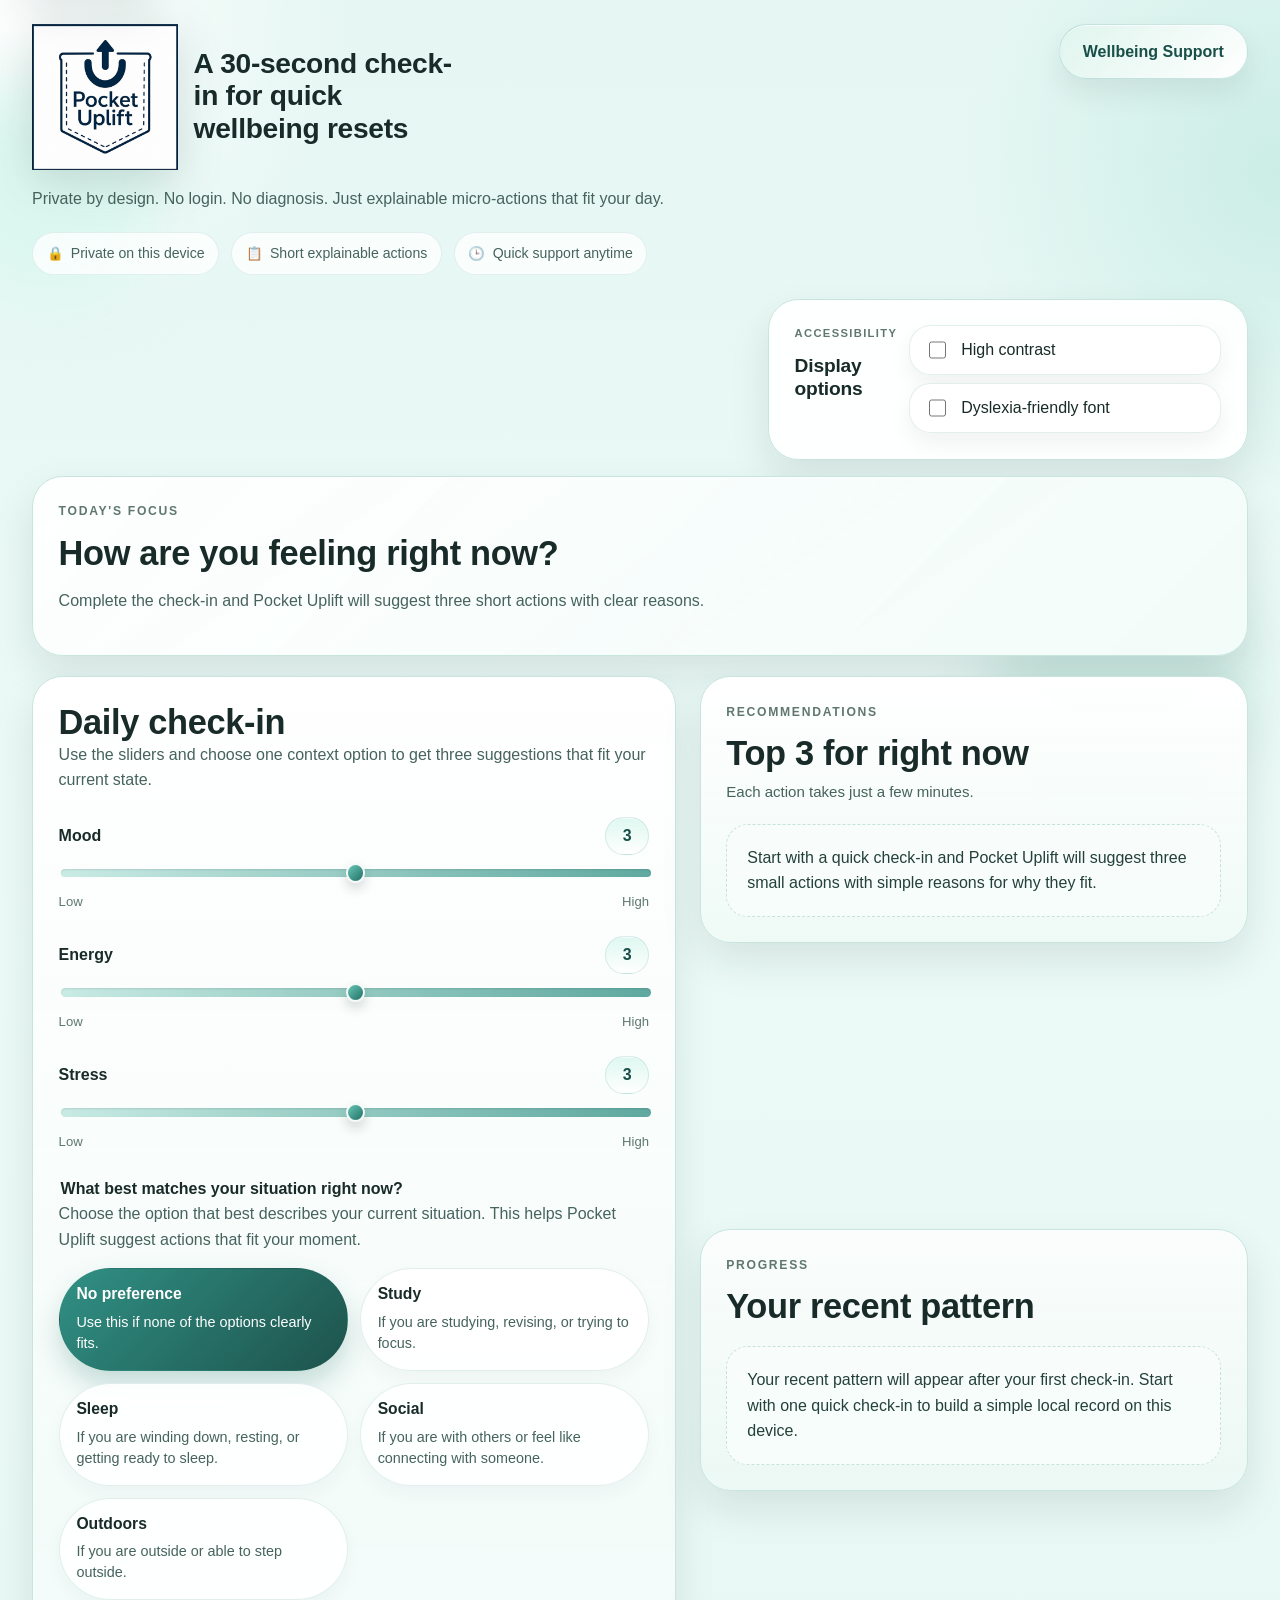
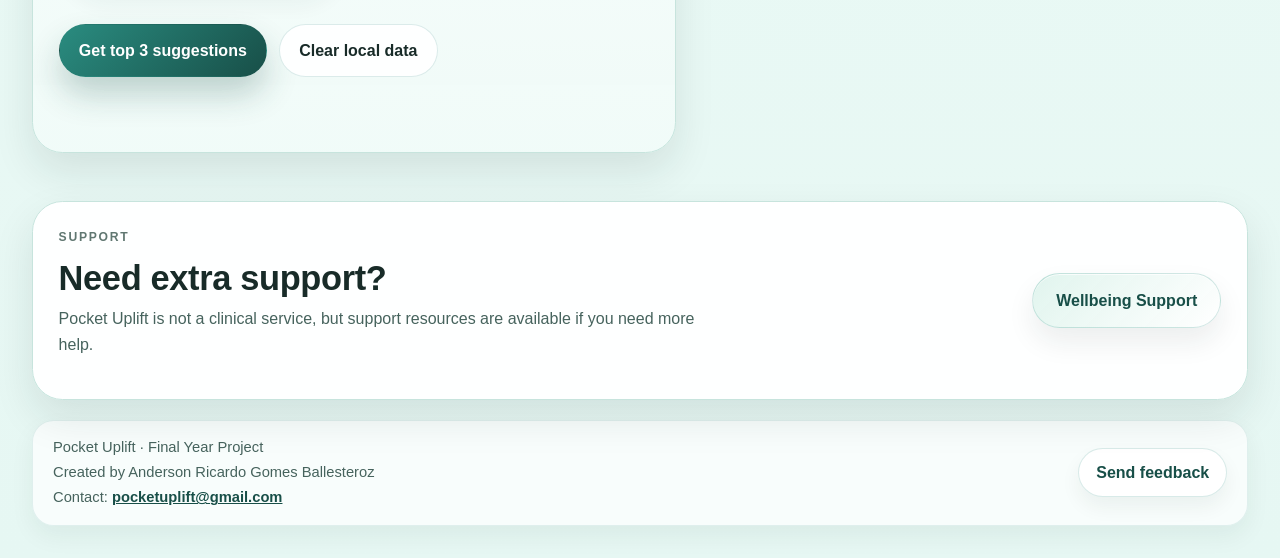
<file: index.html>
<!doctype html>
<html lang="en">
  <head>
    <meta charset="utf-8" />
    <meta http-equiv="refresh" content="0; url=./app/index.html" />
    <meta name="viewport" content="width=device-width, initial-scale=1" />
    <title>Pocket Uplift</title>
    <link rel="canonical" href="./app/index.html" />
  </head>
  <body>
    <p>
      Redirecting to
      <a href="./app/index.html">Pocket Uplift</a>.
    </p>
  </body>
</html>
</file>
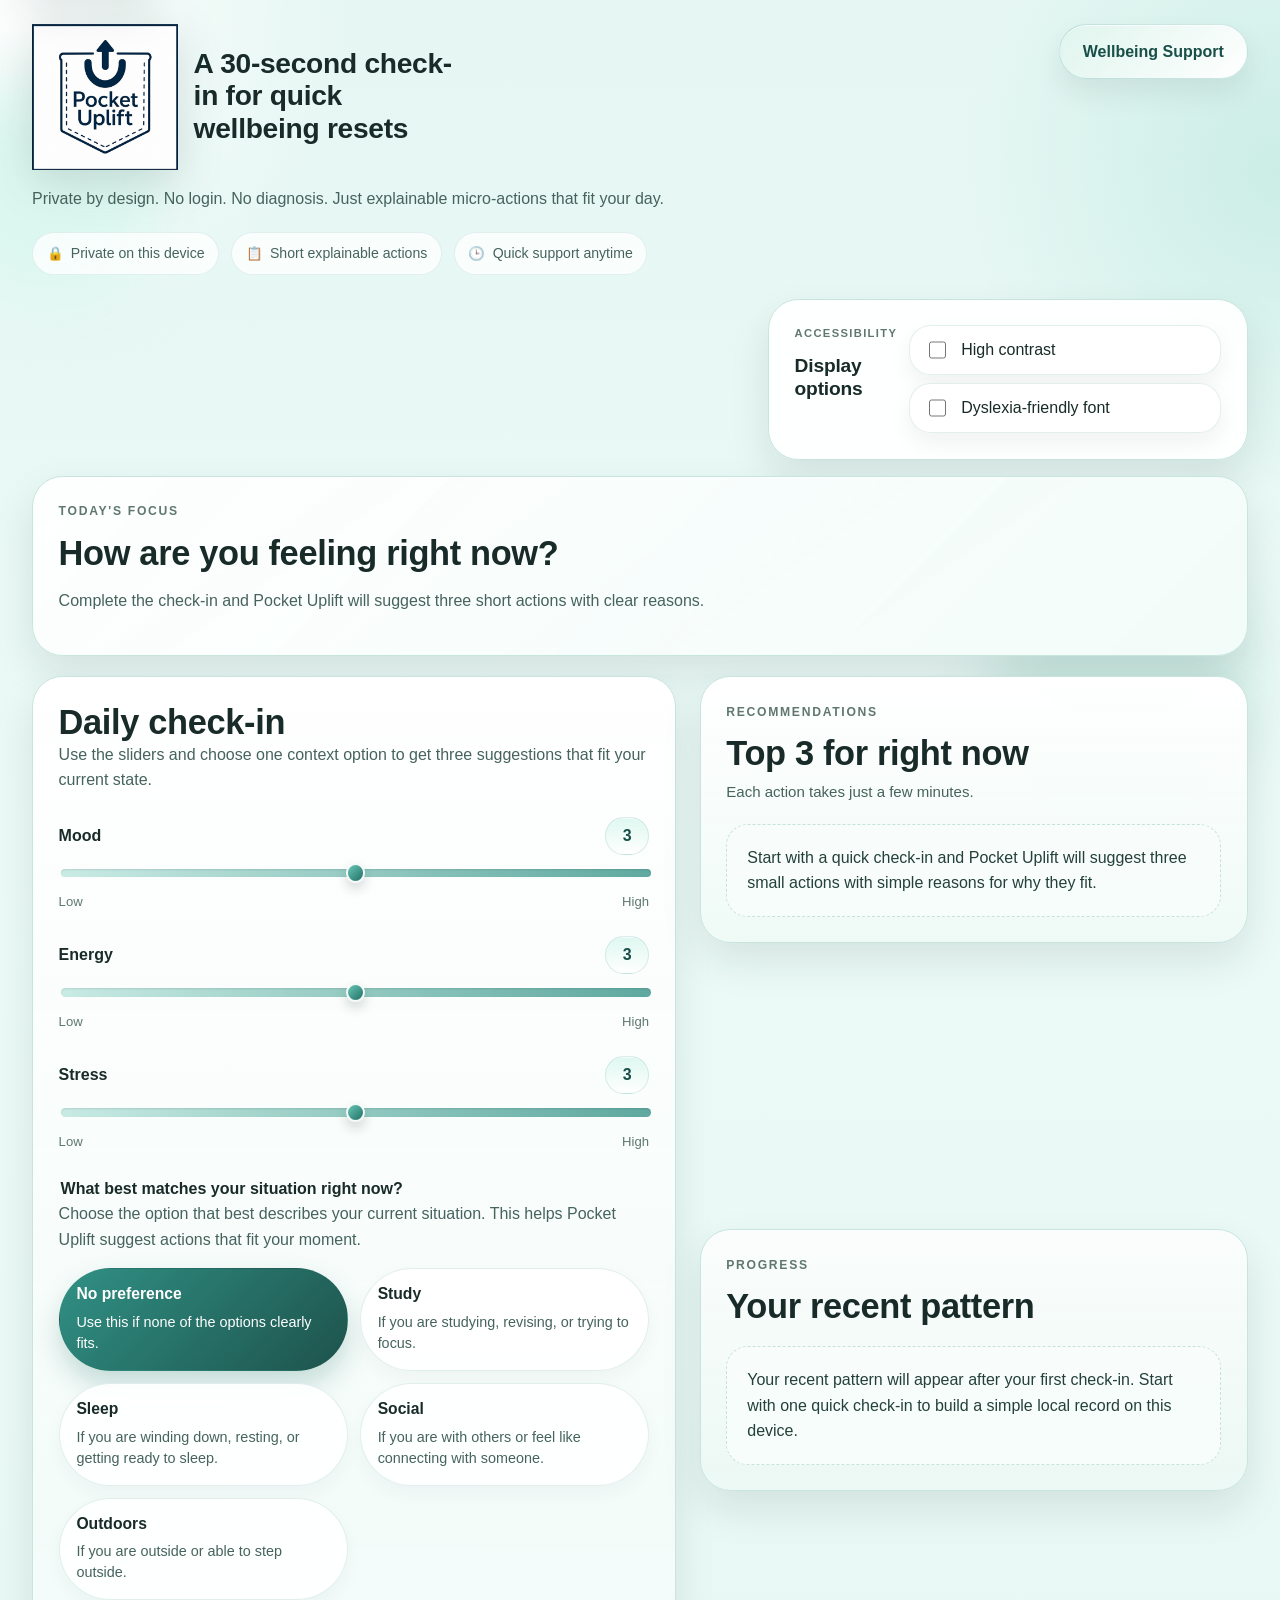
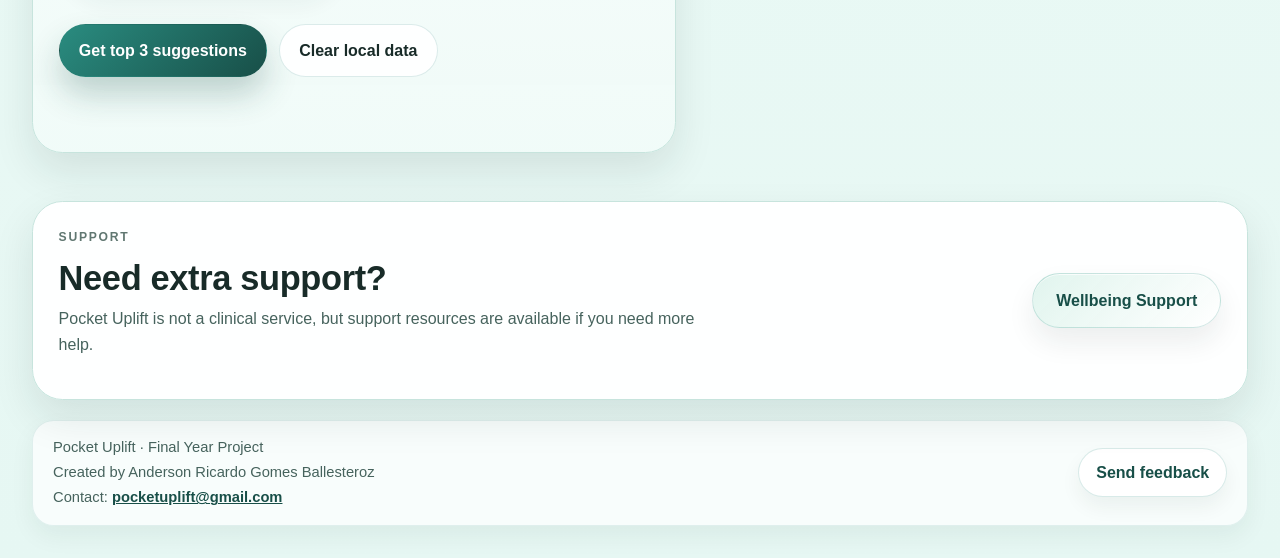
<file: app/index.html>
<!doctype html>
<html lang="en">
  <head>
    <meta charset="utf-8" />
    <meta name="viewport" content="width=device-width, initial-scale=1" />
    <title>Pocket Uplift</title>
    <meta
      name="description"
      content="Pocket Uplift is a lightweight wellbeing PWA for Roehampton students."
    />
    <link rel="icon" href="assets/icons/icon-192.png" sizes="192x192" />
    <link rel="apple-touch-icon" href="assets/icons/icon-192.png" />
    <link rel="manifest" href="manifest.json" />
    <link rel="stylesheet" href="styles.css" />
  </head>
  <body class="app-page">
    <a class="skip-link" href="#main-content">Skip to content</a>

    <header class="site-header site-header--app">
      <div class="header-copy">
        <div class="brand-lockup" aria-label="Pocket Uplift">
          <img
            class="brand-logo"
            src="assets/brand/pocket-uplift-logo.png"
            alt=""
            width="104"
            height="104"
          />
          <h1 class="header-title">A 30-second check-in for quick wellbeing resets</h1>
        </div>
        <p class="tagline">
          Private by design. No login. No diagnosis. Just explainable micro-actions that fit
          your day.
        </p>
        <div class="hero-notes" aria-label="Product qualities">
          <span class="hero-pill"><span class="hero-pill__icon" aria-hidden="true">🔒</span>Private on this device</span>
          <span class="hero-pill"><span class="hero-pill__icon" aria-hidden="true">📋</span>Short explainable actions</span>
          <span class="hero-pill"><span class="hero-pill__icon" aria-hidden="true">🕒</span>Quick support anytime</span>
        </div>
      </div>

      <nav class="header-actions" aria-label="Primary">
        <a class="nav-link" href="support.html">Wellbeing Support</a>
      </nav>
    </header>

    <main id="main-content" class="page-shell">
      <section class="display-options" aria-labelledby="display-options-title">
        <div class="card display-options__card">
          <div class="display-options__copy">
            <p class="section-kicker">Accessibility</p>
            <h2 id="display-options-title">Display options</h2>
          </div>
          <div class="settings-panel" aria-label="Display options">
            <label class="toggle">
              <input id="contrast-toggle" type="checkbox" />
              <span>High contrast</span>
            </label>
            <label class="toggle">
              <input id="font-toggle" type="checkbox" />
              <span>Dyslexia-friendly font</span>
            </label>
          </div>
        </div>
      </section>

      <section class="card card-hero" aria-labelledby="today-title">
        <div>
          <p class="section-kicker">Today's focus</p>
          <h2 id="today-title">How are you feeling right now?</h2>
          <p class="muted">
            Complete the check-in and Pocket Uplift will suggest three short actions with clear
            reasons.
          </p>
        </div>
      </section>

      <div class="layout">
        <section class="card card-checkin" aria-labelledby="checkin-title">
          <h2 id="checkin-title">Daily check-in</h2>
          <form id="checkin-form" class="stack" aria-describedby="checkin-help">
            <p id="checkin-help" class="muted compact">
              Use the sliders and choose one context option to get three suggestions that fit your
              current state.
            </p>
            <div class="slider-group">
              <div class="label-row">
                <label for="mood">Mood</label>
                <output id="mood-value" for="mood">3</output>
              </div>
              <input
                id="mood"
                name="mood"
                type="range"
                min="1"
                max="5"
                value="3"
                aria-describedby="mood-scale"
              />
              <div class="slider-scale" aria-hidden="true">
                <span>Low</span>
                <span>High</span>
              </div>
              <span id="mood-scale" class="sr-only">Mood scale from 1 low to 5 high</span>
            </div>

            <div class="slider-group">
              <div class="label-row">
                <label for="energy">Energy</label>
                <output id="energy-value" for="energy">3</output>
              </div>
              <input
                id="energy"
                name="energy"
                type="range"
                min="1"
                max="5"
                value="3"
                aria-describedby="energy-scale"
              />
              <div class="slider-scale" aria-hidden="true">
                <span>Low</span>
                <span>High</span>
              </div>
              <span id="energy-scale" class="sr-only">Energy scale from 1 low to 5 high</span>
            </div>

            <div class="slider-group">
              <div class="label-row">
                <label for="stress">Stress</label>
                <output id="stress-value" for="stress">3</output>
              </div>
              <input
                id="stress"
                name="stress"
                type="range"
                min="1"
                max="5"
                value="3"
                aria-describedby="stress-scale"
              />
              <div class="slider-scale" aria-hidden="true">
                <span>Low</span>
                <span>High</span>
              </div>
              <span id="stress-scale" class="sr-only">Stress scale from 1 low to 5 high</span>
            </div>

            <fieldset class="context-fieldset">
              <legend>What best matches your situation right now?</legend>
              <p class="muted compact">
                Choose the option that best describes your current situation. This helps Pocket
                Uplift suggest actions that fit your moment.
              </p>
              <div
                id="context-options"
                class="context-grid"
                role="radiogroup"
                aria-label="Context"
              >
                <label class="context-option">
                  <input
                    class="context-input"
                    type="radio"
                    name="context"
                    value="any"
                    checked
                  />
                  <span class="context-card">
                    <strong>No preference</strong>
                      <span>Use this if none of the options clearly fits.</span>
                  </span>
                </label>
                <label class="context-option">
                  <input
                    class="context-input"
                    type="radio"
                    name="context"
                    value="study"
                  />
                  <span class="context-card">
                    <strong>Study</strong>
                      <span>If you are studying, revising, or trying to focus.</span>
                  </span>
                </label>
                <label class="context-option">
                  <input
                    class="context-input"
                    type="radio"
                    name="context"
                    value="sleep"
                  />
                  <span class="context-card">
                    <strong>Sleep</strong>
                      <span>If you are winding down, resting, or getting ready to sleep.</span>
                  </span>
                </label>
                <label class="context-option">
                  <input
                    class="context-input"
                    type="radio"
                    name="context"
                    value="social"
                  />
                  <span class="context-card">
                    <strong>Social</strong>
                      <span>If you are with others or feel like connecting with someone.</span>
                  </span>
                </label>
                <label class="context-option">
                  <input
                    class="context-input"
                    type="radio"
                    name="context"
                    value="outdoors"
                  />
                  <span class="context-card">
                    <strong>Outdoors</strong>
                      <span>If you are outside or able to step outside.</span>
                  </span>
                </label>
              </div>
            </fieldset>

            <div class="button-row">
              <button id="recommend-btn" class="button-primary" type="submit">
                Get top 3 suggestions
              </button>
              <button id="reset-btn" class="button-secondary" type="button">
                Clear local data
              </button>
            </div>
            <p id="status-message" class="status-text" aria-live="polite" role="status"></p>
          </form>
        </section>

        <section class="card card-results" aria-labelledby="results-title">
          <div class="section-heading">
            <div>
              <p class="section-kicker">Recommendations</p>
              <h2 id="results-title">Top 3 for right now</h2>
              <p class="section-subcopy muted compact">Each action takes just a few minutes.</p>
            </div>
          </div>
          <div id="recommend-root" class="results-stack">
            <p class="empty-state">Complete your check-in to see recommendations.</p>
          </div>
        </section>

        <section class="card card-progress" aria-labelledby="progress-title">
          <div class="section-heading">
            <div>
              <p class="section-kicker">Progress</p>
              <h2 id="progress-title">Your recent pattern</h2>
            </div>
          </div>
          <div id="progress-root" class="progress-stack">
            <p class="empty-state">Your recent activity will appear here after your first check-in.</p>
          </div>
        </section>
      </div>
    </main>

    <section class="page-shell support-cta" aria-labelledby="support-cta-title">
      <div class="card support-cta__card">
        <div>
          <p class="section-kicker">Support</p>
          <h2 id="support-cta-title">Need extra support?</h2>
          <p class="muted support-cta__text">
            Pocket Uplift is not a clinical service, but support resources are available if you
            need more help.
          </p>
        </div>
        <a class="nav-link support-cta__link" href="support.html">Wellbeing Support</a>
      </div>
    </section>

    <footer class="site-footer page-shell">
      <div class="site-footer__content">
        <div class="site-footer__copy">
          <p>Pocket Uplift · Final Year Project</p>
          <p>Created by Anderson Ricardo Gomes Ballesteroz</p>
          <p>Contact: <a class="inline-link" href="mailto:pocketuplift@gmail.com">pocketuplift@gmail.com</a></p>
        </div>
        <a
          class="footer-link"
          href="mailto:pocketuplift@gmail.com?subject=Pocket%20Uplift%20Feedback"
        >
          Send feedback
        </a>
      </div>
    </footer>

    <script src="storage.js"></script>
    <script src="recommend.js"></script>
    <script src="ui.js"></script>
    <script src="app.js"></script>
  </body>
</html>
</file>
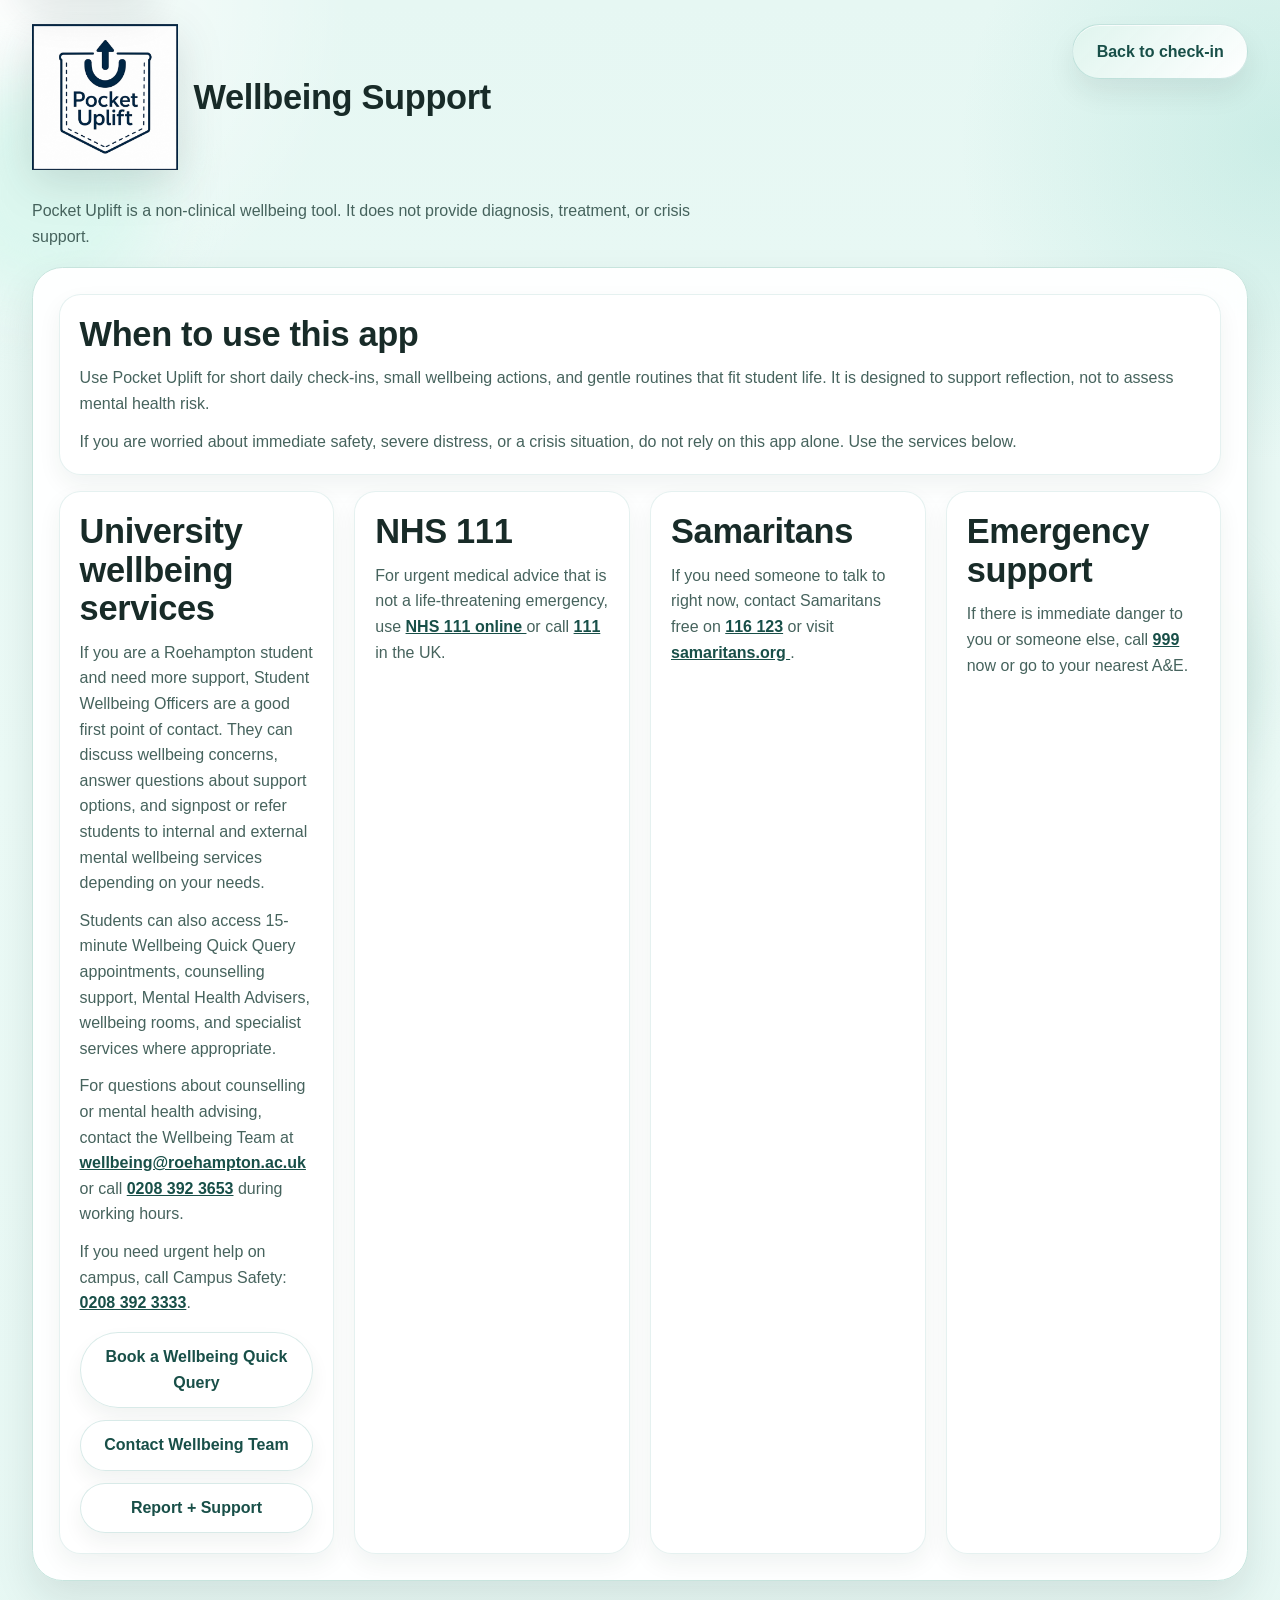
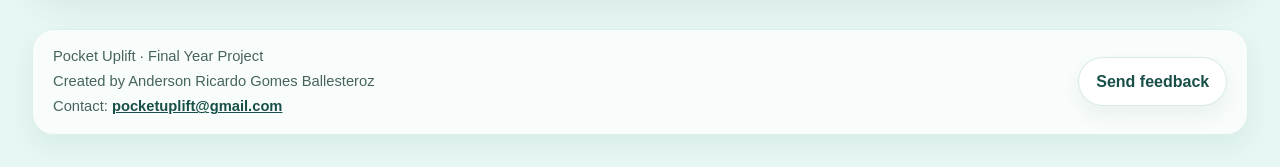
<file: app/support.html>
<!doctype html>
<html lang="en">
  <head>
    <meta charset="utf-8" />
    <meta name="viewport" content="width=device-width, initial-scale=1" />
    <title>Support | Pocket Uplift</title>
    <link rel="icon" href="assets/icons/icon-192.png" sizes="192x192" />
    <link rel="apple-touch-icon" href="assets/icons/icon-192.png" />
    <link rel="manifest" href="manifest.json" />
    <link rel="stylesheet" href="styles.css" />
  </head>
  <body class="support-page app-page">
    <a class="skip-link" href="#main-content">Skip to content</a>

    <header class="site-header site-header--support">
      <div class="header-copy">
        <div class="brand-lockup" aria-label="Pocket Uplift">
          <img
            class="brand-logo"
            src="assets/brand/pocket-uplift-logo.png"
            alt=""
            width="104"
            height="104"
          />
          <h1>Wellbeing Support</h1>
        </div>
        <p class="tagline">
          Pocket Uplift is a non-clinical wellbeing tool. It does not provide diagnosis, treatment,
          or crisis support.
        </p>
      </div>
      <nav class="header-actions" aria-label="Primary">
        <a class="nav-link" href="index.html">Back to check-in</a>
      </nav>
    </header>

    <main id="main-content" class="page-shell">
      <section class="card support-stack">
        <article class="support-card">
          <h2>When to use this app</h2>
          <p>
            Use Pocket Uplift for short daily check-ins, small wellbeing actions, and gentle
            routines that fit student life. It is designed to support reflection, not to assess
            mental health risk.
          </p>
          <p>
            If you are worried about immediate safety, severe distress, or a crisis situation, do
            not rely on this app alone. Use the services below.
          </p>
        </article>

        <div class="support-layout">
          <article class="support-card">
            <h2>University wellbeing services</h2>
            <p>
              If you are a Roehampton student and need more support, Student Wellbeing Officers are
              a good first point of contact. They can discuss wellbeing concerns, answer questions
              about support options, and signpost or refer students to internal and external mental
              wellbeing services depending on your needs.
            </p>
            <p>
              Students can also access 15-minute Wellbeing Quick Query appointments, counselling
              support, Mental Health Advisers, wellbeing rooms, and specialist services where
              appropriate.
            </p>
            <p>
              For questions about counselling or mental health advising, contact the Wellbeing Team
              at
              <a class="inline-link" href="mailto:wellbeing@roehampton.ac.uk">wellbeing@roehampton.ac.uk</a>
              or call
              <a class="inline-link" href="tel:+442083923653">0208 392 3653</a>
              during working hours.
            </p>
            <p>
              If you need urgent help on campus, call Campus Safety:
              <a class="inline-link" href="tel:+442083923333">0208 392 3333</a>.
            </p>
            <div class="support-actions" aria-label="University wellbeing links">
              <a
                class="support-link"
                href="https://roehamptonprod.sharepoint.com/sites/portal/nest/university-life/Pages/student-support.aspx"
                target="_blank"
                rel="noopener noreferrer"
              >
                Book a Wellbeing Quick Query
              </a>
              <a
                class="support-link"
                href="mailto:wellbeing@roehampton.ac.uk?subject=Wellbeing%20support%20enquiry"
              >
                Contact Wellbeing Team
              </a>
              <a
                class="support-link"
                href="https://reportandsupport.roehampton.ac.uk/"
                target="_blank"
                rel="noopener noreferrer"
              >
                Report + Support
              </a>
            </div>
          </article>

          <article class="support-card">
            <h2>NHS 111</h2>
            <p>
              For urgent medical advice that is not a life-threatening emergency, use
              <a
                class="inline-link"
                href="https://111.nhs.uk"
                target="_blank"
                rel="noopener noreferrer"
              >
                NHS 111 online
              </a>
              or call
              <a class="inline-link" href="tel:111">111</a>
              in the UK.
            </p>
          </article>

          <article class="support-card">
            <h2>Samaritans</h2>
            <p>
              If you need someone to talk to right now, contact Samaritans free on
              <a class="inline-link" href="tel:116123">116 123</a>
              or visit
              <a
                class="inline-link"
                href="https://www.samaritans.org"
                target="_blank"
                rel="noopener noreferrer"
              >
                samaritans.org
              </a>.
            </p>
          </article>

          <article class="support-card">
            <h2>Emergency support</h2>
            <p>
              If there is immediate danger to you or someone else, call
              <a class="inline-link" href="tel:999">999</a>
              now or go to your
              nearest A&amp;E.
            </p>
          </article>
        </div>
      </section>
    </main>

    <footer class="site-footer page-shell">
      <div class="site-footer__content">
        <div class="site-footer__copy">
          <p>Pocket Uplift · Final Year Project</p>
          <p>Created by Anderson Ricardo Gomes Ballesteroz</p>
          <p>Contact: <a class="inline-link" href="mailto:pocketuplift@gmail.com">pocketuplift@gmail.com</a></p>
        </div>
        <a
          class="footer-link"
          href="mailto:pocketuplift@gmail.com?subject=Pocket%20Uplift%20Feedback"
        >
          Send feedback
        </a>
      </div>
    </footer>

    <script src="storage.js"></script>
    <script>
      (function applyStoredSettings() {
        const settings = window.appStorage.loadSettings();
        document.body.classList.toggle("high-contrast", Boolean(settings.highContrast));
        document.body.classList.toggle("dyslexia-font", Boolean(settings.dyslexiaFont));
      })();
    </script>
  </body>
</html>
</file>
<file: app/styles.css>
:root {
  color-scheme: light;
  --color-ink-950: #182b28;
  --color-ink-800: #24403b;
  --color-ink-700: #46635d;
  --color-ink-500: #607771;
  --color-sand-050: #e6f7f3;
  --color-sand-100: #eefbf8;
  --color-sand-200: #dbf1eb;
  --color-sage-100: #f4fcfa;
  --color-sage-200: #dcf3ed;
  --color-sage-300: #c8e7df;
  --color-brand-500: #2a8c80;
  --color-brand-600: #216f65;
  --color-brand-700: #184f48;
  --color-brand-300: #69c8b6;
  --color-contrast: #0d3ca6;
  --color-white: #ffffff;
  --surface-page:
    radial-gradient(circle at 0% 0%, rgba(255, 255, 255, 0.92) 0, transparent 22rem),
    radial-gradient(circle at 100% 8%, rgba(105, 200, 182, 0.22) 0, transparent 20rem),
    linear-gradient(180deg, #e6f7f3 0%, #ebfaf6 44%, #e6f7f3 100%);
  --surface-card: rgba(255, 255, 255, 0.95);
  --surface-card-strong: rgba(255, 255, 255, 1);
  --surface-card-soft: rgba(244, 252, 249, 0.98);
  --surface-accent: linear-gradient(145deg, rgba(232, 249, 244, 0.98), rgba(255, 255, 255, 0.96));
  --border-subtle: #c7e4dd;
  --border-strong: rgba(42, 140, 128, 0.3);
  --shadow-sm: 0 10px 24px rgba(24, 43, 40, 0.06);
  --shadow-md: 0 18px 40px rgba(24, 43, 40, 0.1);
  --shadow-lg: 0 26px 60px rgba(24, 43, 40, 0.14);
  --radius-sm: 1rem;
  --radius-md: 1.35rem;
  --radius-lg: 1.9rem;
  --radius-pill: 999px;
  --space-1: 0.25rem;
  --space-2: 0.5rem;
  --space-3: 0.75rem;
  --space-4: 1rem;
  --space-5: 1.25rem;
  --space-6: 1.5rem;
  --space-7: 1.75rem;
  --space-8: 2rem;
  --space-9: 2.5rem;
  --space-10: 3rem;
  --font-body: "Aptos", "Segoe UI", sans-serif;
  --font-display: "Aptos", "Segoe UI", sans-serif;
  --font-size-body: 1rem;
  --font-size-small: 0.92rem;
  --font-size-label: 0.8rem;
  --line-body: 1.6;
  --container: 76rem;
}

* {
  box-sizing: border-box;
}

html {
  scroll-behavior: smooth;
}

body {
  margin: 0;
  min-height: 100vh;
  color: var(--color-ink-950);
  font-family: var(--font-body);
  font-size: var(--font-size-body);
  line-height: var(--line-body);
  background: var(--surface-page);
  -webkit-font-smoothing: antialiased;
  text-rendering: optimizeLegibility;
}

body::before,
body::after {
  content: "";
  position: fixed;
  inset: auto;
  pointer-events: none;
  z-index: -1;
  border-radius: 999px;
  filter: blur(30px);
}

body::before {
  top: 5rem;
  left: -4rem;
  width: 14rem;
  height: 14rem;
  background: rgba(219, 247, 239, 0.96);
}

body::after {
  right: 2rem;
  bottom: 6rem;
  width: 16rem;
  height: 16rem;
  background: rgba(200, 231, 223, 0.84);
}

body.high-contrast {
  --color-ink-950: #101010;
  --color-ink-800: #202020;
  --color-ink-700: #2f2f2f;
  --color-ink-500: #3f3f3f;
  --color-sand-050: #ffffff;
  --color-sand-100: #ffffff;
  --color-sand-200: #f2f2f2;
  --color-sage-100: #ffffff;
  --color-sage-200: #f4f4f4;
  --color-sage-300: #eaeaea;
  --color-brand-500: #0037b3;
  --color-brand-600: #002a85;
  --color-brand-700: #001c57;
  --surface-page: #ffffff;
  --surface-card: #ffffff;
  --surface-card-strong: #ffffff;
  --surface-card-soft: #ffffff;
  --surface-accent: #ffffff;
  --border-subtle: #131313;
  --border-strong: #131313;
  --shadow-sm: none;
  --shadow-md: none;
  --shadow-lg: none;
}

body.dyslexia-font {
  --font-body: Verdana, Tahoma, Arial, sans-serif;
  --font-display: Verdana, Tahoma, Arial, sans-serif;
  --line-body: 1.78;
  letter-spacing: 0.015em;
  word-spacing: 0.05em;
}

body.dyslexia-font h1,
body.dyslexia-font h2,
body.dyslexia-font h3,
body.dyslexia-font .header-title,
body.dyslexia-font .brand-name {
  letter-spacing: 0;
  line-height: 1.18;
}

body.dyslexia-font .tagline,
body.dyslexia-font .muted,
body.dyslexia-font .compact,
body.dyslexia-font .section-subcopy,
body.dyslexia-font .context-card span,
body.dyslexia-font .result-reason,
body.dyslexia-font .result-note,
body.dyslexia-font .support-card p,
body.dyslexia-font .metric-note,
body.dyslexia-font .empty-state,
body.dyslexia-font .site-footer__copy p {
  line-height: 1.82;
}

body.dyslexia-font p + p,
body.dyslexia-font .support-card p + p,
body.dyslexia-font .metric-note + .metric-note,
body.dyslexia-font .result-note + .result-note {
  margin-top: 1rem;
}

body.dyslexia-font label,
body.dyslexia-font .toggle span,
body.dyslexia-font .feedback-button,
body.dyslexia-font .button-primary,
body.dyslexia-font .button-secondary,
body.dyslexia-font .nav-link,
body.dyslexia-font .support-link,
body.dyslexia-font .footer-link {
  letter-spacing: 0.01em;
}

body.dyslexia-font .context-card,
body.dyslexia-font .result-card,
body.dyslexia-font .support-card,
body.dyslexia-font .info-tile,
body.dyslexia-font .empty-state {
  text-wrap: pretty;
}

@media (max-width: 640px) {
  body.dyslexia-font {
    font-size: 1.03rem;
    letter-spacing: 0.018em;
    word-spacing: 0.06em;
  }

  body.dyslexia-font .tagline,
  body.dyslexia-font .muted,
  body.dyslexia-font .compact,
  body.dyslexia-font .section-subcopy,
  body.dyslexia-font .context-card span,
  body.dyslexia-font .result-reason,
  body.dyslexia-font .result-note,
  body.dyslexia-font .support-card p,
  body.dyslexia-font .metric-note,
  body.dyslexia-font .empty-state {
    line-height: 1.88;
  }
}

body.support-page .page-shell {
  max-width: 82rem;
}

a,
button,
input {
  font: inherit;
}

a {
  color: var(--color-brand-700);
}

button {
  cursor: pointer;
}

:focus-visible {
  outline: 3px solid rgba(13, 60, 166, 0.38);
  outline-offset: 3px;
}

.sr-only {
  position: absolute;
  width: 1px;
  height: 1px;
  padding: 0;
  margin: -1px;
  overflow: hidden;
  clip: rect(0, 0, 0, 0);
  white-space: nowrap;
  border: 0;
}

.skip-link {
  position: absolute;
  left: var(--space-4);
  top: -3.5rem;
  padding: 0.8rem 1.1rem;
  border-radius: var(--radius-pill);
  background: var(--surface-card-strong);
  box-shadow: var(--shadow-md);
  z-index: 20;
}

.skip-link:focus {
  top: var(--space-4);
}

.site-header,
.page-shell {
  width: min(calc(100% - 2rem), var(--container));
  margin: 0 auto;
}

.site-header {
  display: grid;
  grid-template-columns: minmax(0, 1.3fr) auto;
  gap: var(--space-8);
  align-items: start;
  padding: var(--space-6) 0 var(--space-4);
}

.site-header--app,
.site-header--support {
  position: relative;
}

.header-copy {
  max-width: 44rem;
}

.brand-lockup {
  display: inline-flex;
  align-items: center;
  gap: var(--space-4);
  margin-bottom: var(--space-3);
}

.brand-logo {
  width: 4.25rem;
  height: 4.25rem;
  flex: 0 0 auto;
  object-fit: contain;
  filter: drop-shadow(0 12px 22px rgba(24, 43, 40, 0.14));
}

.brand-copy {
  display: grid;
  gap: var(--space-1);
}

.brand-name {
  margin: 0;
  color: var(--color-ink-950);
  font-family: var(--font-display);
  font-size: 1.3rem;
  font-weight: 600;
  line-height: 1.05;
  letter-spacing: -0.01em;
}

.header-actions {
  display: flex;
  flex-wrap: wrap;
  gap: var(--space-3);
  justify-content: flex-end;
}

.hero-notes {
  display: flex;
  flex-wrap: wrap;
  gap: var(--space-3);
  margin-top: var(--space-5);
}

.hero-pill {
  display: inline-flex;
  align-items: center;
  gap: 0.45rem;
  min-height: 2.5rem;
  padding: 0.55rem 0.85rem;
  border-radius: var(--radius-pill);
  border: 1px solid rgba(42, 140, 128, 0.12);
  background: rgba(255, 255, 255, 0.76);
  color: var(--color-ink-700);
  font-size: 0.88rem;
  cursor: default;
}

.hero-pill__icon {
  display: inline-flex;
  align-items: center;
  justify-content: center;
  flex: 0 0 auto;
  line-height: 1;
  font-size: 0.95em;
}

.nav-link,
.button-primary,
.button-secondary,
.feedback-button,
.context-card {
  border-radius: var(--radius-pill);
  transition:
    transform 140ms ease,
    box-shadow 180ms ease,
    border-color 180ms ease,
    background-color 180ms ease,
    color 180ms ease;
}

.nav-link {
  display: inline-flex;
  align-items: center;
  justify-content: center;
  min-height: 3.25rem;
  padding: 0.85rem 1.45rem;
  border: 1px solid rgba(42, 140, 128, 0.2);
  background: linear-gradient(135deg, rgba(223, 244, 237, 0.95), rgba(255, 255, 255, 0.98));
  color: var(--color-brand-700);
  text-decoration: none;
  box-shadow:
    0 14px 28px rgba(24, 43, 40, 0.08),
    inset 0 1px 0 rgba(255, 255, 255, 0.72);
  backdrop-filter: blur(12px);
  font-weight: 600;
  white-space: nowrap;
}

.nav-link:hover {
  border-color: rgba(42, 140, 128, 0.38);
  background: linear-gradient(135deg, rgba(232, 249, 244, 1), rgba(255, 255, 255, 1));
  transform: translateY(-1px);
}

.page-shell {
  padding-bottom: var(--space-10);
}

.site-footer {
  padding-bottom: var(--space-8);
}

.support-cta {
  padding-bottom: var(--space-5);
}

.support-cta__card {
  display: flex;
  align-items: center;
  justify-content: space-between;
  gap: var(--space-5);
  padding: var(--space-5);
  background:
    radial-gradient(circle at top right, rgba(221, 247, 239, 0.72), transparent 10rem),
    linear-gradient(180deg, rgba(255, 255, 255, 0.98), rgba(242, 251, 248, 0.94));
  border-color: rgba(42, 140, 128, 0.14);
}

.support-cta__text {
  margin-top: var(--space-2);
  max-width: 42rem;
}

.support-cta__link {
  flex: 0 0 auto;
}

.display-options {
  padding-bottom: var(--space-5);
}

.display-options__card {
  display: flex;
  align-items: center;
  justify-content: space-between;
  gap: var(--space-5);
  padding: var(--space-5);
  background:
    radial-gradient(circle at top right, rgba(221, 247, 239, 0.6), transparent 10rem),
    linear-gradient(180deg, rgba(255, 255, 255, 0.98), rgba(245, 252, 249, 0.95));
  border-color: rgba(42, 140, 128, 0.12);
}

.display-options__copy {
  display: grid;
  gap: var(--space-2);
}

.display-options__card .settings-panel {
  min-width: min(100%, 18rem);
}

@media (min-width: 920px) {
  .display-options {
    display: flex;
    justify-content: flex-end;
    margin-top: var(--space-2);
    padding-bottom: var(--space-4);
  }

  .display-options__card {
    width: min(100%, 30rem);
    padding: var(--space-4);
    gap: var(--space-3);
    align-items: flex-start;
  }

  .display-options__copy {
    gap: var(--space-1);
  }

  .display-options__copy .section-kicker {
    margin-bottom: var(--space-2);
    font-size: 0.7rem;
    letter-spacing: 0.12em;
  }

  .display-options__copy h2 {
    font-size: 1.2rem;
    line-height: 1.18;
  }

  .display-options__card .settings-panel {
    width: 100%;
    min-width: 0;
    gap: var(--space-2);
  }

  .display-options__card .toggle {
    min-height: 2.8rem;
    padding: 0.7rem 0.9rem;
  }
}

.site-footer__content {
  display: flex;
  flex-wrap: wrap;
  align-items: center;
  justify-content: space-between;
  gap: var(--space-4);
  padding: var(--space-4) var(--space-5);
  border: 1px solid rgba(42, 140, 128, 0.12);
  border-radius: var(--radius-md);
  background: rgba(255, 255, 255, 0.72);
  color: var(--color-ink-700);
  box-shadow: var(--shadow-sm);
}

.site-footer__copy {
  display: grid;
  gap: var(--space-1);
}

.site-footer__copy p {
  margin: 0;
  font-size: 0.92rem;
  line-height: 1.45;
}

.footer-link {
  display: inline-flex;
  align-items: center;
  justify-content: center;
  min-height: 2.8rem;
  padding: 0.68rem 1.05rem;
  border: 1px solid rgba(42, 140, 128, 0.18);
  border-radius: var(--radius-pill);
  background: rgba(255, 255, 255, 0.9);
  color: var(--color-brand-700);
  text-decoration: none;
  font-weight: 600;
  box-shadow: 0 10px 20px rgba(24, 43, 40, 0.06);
  transition:
    transform 140ms ease,
    box-shadow 180ms ease,
    border-color 180ms ease,
    background-color 180ms ease;
}

.footer-link:hover {
  transform: translateY(-1px);
  border-color: rgba(42, 140, 128, 0.3);
  background: rgba(255, 255, 255, 0.98);
  box-shadow: 0 12px 24px rgba(24, 43, 40, 0.08);
}

.layout {
  display: grid;
  gap: var(--space-6);
  grid-template-columns: minmax(0, 1.08fr) minmax(22rem, 0.92fr);
  align-items: start;
}

.card {
  position: relative;
  overflow: hidden;
  background: var(--surface-card);
  border: 1px solid var(--border-subtle);
  border-radius: var(--radius-lg);
  box-shadow: var(--shadow-md);
  backdrop-filter: blur(18px);
  padding: 1.6rem;
}

.card::before {
  content: "";
  position: absolute;
  inset: 0 0 auto 0;
  height: 1px;
  background: linear-gradient(90deg, transparent, rgba(255, 255, 255, 0.85), transparent);
}

.card-hero {
  margin-bottom: var(--space-5);
  background: linear-gradient(
      135deg,
      rgba(255, 255, 255, 0.96),
      rgba(242, 252, 249, 0.98)
      ),
    linear-gradient(145deg, rgba(221, 247, 239, 0.98), rgba(255, 255, 255, 0.42));
}

.intro-card {
  display: grid;
  grid-template-columns: minmax(0, 1fr) minmax(16rem, 20rem);
  gap: var(--space-6);
  align-items: center;
}

.card-checkin {
  grid-row: span 2;
  background: linear-gradient(180deg, rgba(255, 255, 255, 0.98), rgba(241, 251, 248, 0.95));
}

.card-results {
  background: linear-gradient(180deg, rgba(255, 255, 255, 0.99), rgba(239, 250, 246, 0.95));
}

.card-progress {
  background: linear-gradient(180deg, rgba(250, 253, 252, 0.98), rgba(236, 248, 244, 0.95));
}

.settings-panel {
  display: grid;
  gap: var(--space-3);
}

.eyebrow,
.section-kicker {
  margin: 0 0 var(--space-3);
  font-size: 0.76rem;
  font-weight: 700;
  letter-spacing: 0.14em;
  text-transform: uppercase;
  color: var(--color-ink-500);
}

.brand-copy .eyebrow {
  margin-bottom: 0;
}

h1,
h2,
h3 {
  margin: 0;
  color: var(--color-ink-950);
  font-family: var(--font-display);
  font-weight: 600;
  letter-spacing: -0.01em;
}

h1 {
  max-width: 13ch;
  font-size: clamp(2.45rem, 5vw, 4.4rem);
  line-height: 1.02;
}

.site-header--app .brand-lockup {
  display: grid;
  grid-template-columns: auto minmax(0, 1fr);
  align-items: center;
  gap: var(--space-4);
  max-width: 40rem;
}

.site-header--support .brand-lockup {
  display: inline-flex;
  align-items: center;
  gap: var(--space-4);
}

.site-header--app .brand-logo,
.site-header--support .brand-logo {
  width: clamp(7.3rem, 12.5vw, 9.1rem);
  height: clamp(7.3rem, 12.5vw, 9.1rem);
}

.site-header--support h1 {
  max-width: none;
  font-size: clamp(1.55rem, 2.8vw, 2.15rem);
  line-height: 1.12;
  white-space: nowrap;
}

.site-header--app .header-title {
  max-width: 17ch;
  font-family: var(--font-body);
  font-size: clamp(1.35rem, 2.2vw, 1.9rem);
  font-weight: 600;
  line-height: 1.16;
  letter-spacing: -0.01em;
}

h2 {
  font-size: clamp(1.55rem, 2.8vw, 2.15rem);
  line-height: 1.12;
}

h3 {
  font-size: 1.08rem;
  line-height: 1.2;
}

.tagline,
.muted {
  color: var(--color-ink-700);
}

.tagline {
  max-width: 44rem;
  margin: var(--space-4) 0 0;
  font-size: 1rem;
  line-height: 1.68;
}

.compact {
  margin: 0;
}

.stack {
  display: grid;
  gap: var(--space-6);
}

.slider-group {
  display: grid;
  gap: var(--space-3);
}

.label-row {
  display: flex;
  justify-content: space-between;
  align-items: center;
  gap: var(--space-4);
}

.label-row label,
.context-fieldset legend {
  font-weight: 700;
  color: var(--color-ink-950);
}

output {
  min-width: 2.75rem;
  padding: 0.32rem 0.7rem;
  border-radius: var(--radius-pill);
  background: linear-gradient(180deg, rgba(220, 247, 239, 0.95), rgba(255, 255, 255, 0.98));
  border: 1px solid rgba(42, 140, 128, 0.16);
  color: var(--color-brand-700);
  font-weight: 700;
  text-align: center;
  box-shadow: inset 0 1px 0 rgba(255, 255, 255, 0.6);
}

input[type="range"] {
  width: 100%;
  accent-color: var(--color-brand-500);
  appearance: none;
  height: 0.55rem;
  border-radius: var(--radius-pill);
  background: linear-gradient(90deg, rgba(107, 200, 182, 0.35), rgba(42, 140, 128, 0.75));
  box-shadow: inset 0 1px 2px rgba(24, 43, 40, 0.12);
}

input[type="range"]::-webkit-slider-thumb {
  appearance: none;
  width: 1.2rem;
  height: 1.2rem;
  border-radius: 50%;
  border: 2px solid rgba(255, 255, 255, 0.95);
  background: linear-gradient(135deg, var(--color-brand-300), var(--color-brand-600));
  box-shadow: 0 6px 12px rgba(24, 43, 40, 0.18);
}

input[type="range"]::-moz-range-thumb {
  width: 1.2rem;
  height: 1.2rem;
  border-radius: 50%;
  border: 2px solid rgba(255, 255, 255, 0.95);
  background: linear-gradient(135deg, var(--color-brand-300), var(--color-brand-600));
  box-shadow: 0 6px 12px rgba(24, 43, 40, 0.18);
}

input[type="range"]::-moz-range-track {
  height: 0.55rem;
  border-radius: var(--radius-pill);
  background: linear-gradient(90deg, rgba(107, 200, 182, 0.35), rgba(42, 140, 128, 0.75));
}

.slider-scale {
  display: flex;
  justify-content: space-between;
  font-size: 0.82rem;
  color: var(--color-ink-500);
}

.context-fieldset {
  border: 0;
  margin: 0;
  padding: 0;
}

.context-grid {
  display: grid;
  grid-template-columns: repeat(auto-fit, minmax(13rem, 1fr));
  gap: var(--space-3);
  margin-top: var(--space-4);
}

.context-option {
  position: relative;
  display: block;
}

.context-input {
  position: absolute;
  opacity: 0;
  pointer-events: none;
}

.context-card,
.feedback-button {
  display: inline-flex;
  flex-direction: column;
  align-items: flex-start;
  justify-content: flex-start;
  min-height: 2.85rem;
  width: 100%;
  padding: 1rem 1.05rem;
  border: 1px solid rgba(42, 140, 128, 0.14);
  background: rgba(255, 255, 255, 0.9);
  color: var(--color-ink-950);
  box-shadow:
    inset 0 1px 0 rgba(255, 255, 255, 0.65),
    0 8px 18px rgba(24, 43, 40, 0.04);
}

.feedback-button {
  flex-direction: row;
  align-items: center;
  justify-content: center;
  width: auto;
  min-height: 2.85rem;
  padding: 0.72rem 1.05rem;
}

.context-card:hover,
.feedback-button:hover,
.button-secondary:hover {
  border-color: rgba(47, 143, 131, 0.34);
  background: rgba(255, 255, 255, 0.98);
  transform: translateY(-1px);
}

.context-card strong {
  color: var(--color-ink-950);
  font-size: 0.98rem;
  font-weight: 700;
  line-height: 1.2;
}

.context-card span {
  margin-top: var(--space-2);
  color: var(--color-ink-700);
  font-size: 0.9rem;
  line-height: 1.45;
}

.context-input:checked + .context-card,
.feedback-button.is-active {
  background: linear-gradient(135deg, rgba(42, 140, 128, 0.96), rgba(24, 79, 72, 0.98));
  color: var(--color-white);
  border-color: transparent;
  box-shadow: 0 14px 28px rgba(33, 111, 101, 0.24);
}

.context-input:checked + .context-card strong,
.context-input:checked + .context-card span {
  color: var(--color-white);
}

.context-input:focus-visible + .context-card {
  outline: 3px solid rgba(13, 60, 166, 0.38);
  outline-offset: 3px;
}

.button-row {
  display: flex;
  flex-wrap: wrap;
  gap: var(--space-3);
}

.button-primary,
.button-secondary {
  min-height: 3.15rem;
  padding: 0.8rem 1.2rem;
  border: 1px solid transparent;
  font-weight: 700;
}

.button-primary {
  background: linear-gradient(135deg, var(--color-brand-500), var(--color-brand-700));
  color: var(--color-white);
  box-shadow: 0 18px 32px rgba(24, 79, 72, 0.24);
}

.button-primary:hover {
  transform: translateY(-1px);
  box-shadow: 0 22px 40px rgba(24, 79, 72, 0.28);
}

.button-secondary {
  background: rgba(255, 255, 255, 0.92);
  color: var(--color-ink-950);
  border-color: rgba(42, 140, 128, 0.16);
}

.toggle {
  display: flex;
  align-items: center;
  gap: var(--space-3);
  min-height: 3.1rem;
  padding: 0.8rem 1rem;
  border-radius: var(--radius-md);
  border: 1px solid rgba(42, 140, 128, 0.14);
  background: rgba(255, 255, 255, 0.92);
  box-shadow: var(--shadow-sm);
}

.toggle input {
  inline-size: 1.1rem;
  block-size: 1.1rem;
  accent-color: var(--color-brand-500);
}

.section-heading {
  display: flex;
  justify-content: space-between;
  gap: var(--space-4);
  align-items: flex-start;
  margin-bottom: var(--space-5);
}

.section-subcopy {
  margin-top: var(--space-2);
  font-size: 0.94rem;
  line-height: 1.5;
}

.results-stack,
.progress-stack,
.support-stack {
  display: grid;
  gap: var(--space-4);
}

.result-card,
.info-tile,
.support-card {
  background: var(--surface-card-strong);
  border: 1px solid rgba(42, 140, 128, 0.12);
  border-radius: var(--radius-md);
  padding: var(--space-5);
  box-shadow: var(--shadow-sm);
}

.result-card {
  display: grid;
  gap: var(--space-3);
  background:
    radial-gradient(circle at top right, rgba(221, 247, 239, 0.82), transparent 11rem),
    linear-gradient(180deg, rgba(255, 255, 255, 1), rgba(242, 251, 248, 0.98));
  border-color: rgba(42, 140, 128, 0.16);
  box-shadow:
    0 16px 34px rgba(24, 43, 40, 0.08),
    inset 0 1px 0 rgba(255, 255, 255, 0.7);
}

.result-header,
.info-header {
  display: flex;
  justify-content: space-between;
  gap: var(--space-4);
  align-items: flex-start;
}

.result-header .muted {
  margin-top: var(--space-2);
  font-size: 0.84rem;
  letter-spacing: 0.06em;
  text-transform: uppercase;
  color: var(--color-ink-500);
}

.duration-pill,
.metric-value {
  display: inline-flex;
  align-items: center;
  justify-content: center;
  min-width: 4.1rem;
  padding: 0.4rem 0.7rem;
  border-radius: var(--radius-pill);
  background: rgba(221, 244, 238, 0.72);
  border: 1px solid rgba(42, 140, 128, 0.12);
  color: var(--color-brand-700);
  font-weight: 700;
  box-shadow: none;
}

.badge-row {
  display: flex;
  flex-wrap: wrap;
  gap: var(--space-2);
  margin-top: 0;
}

.badge {
  display: inline-flex;
  align-items: center;
  min-height: 2rem;
  padding: 0.3rem 0.62rem;
  border-radius: var(--radius-pill);
  background: rgba(221, 244, 238, 0.74);
  border: 1px solid rgba(42, 140, 128, 0.12);
  color: var(--color-brand-700);
  font-size: 0.77rem;
  font-weight: 600;
  letter-spacing: 0.02em;
  box-shadow: none;
  cursor: default;
}

.result-reason,
.result-note,
.support-card p,
.metric-note {
  margin: var(--space-3) 0 0;
  color: var(--color-ink-700);
}

.result-reason,
.result-note {
  line-height: 1.6;
}

.result-reason strong,
.result-note strong {
  display: inline-block;
  margin-right: 0.25rem;
  color: var(--color-ink-950);
  font-weight: 700;
}

.feedback-row {
  display: flex;
  flex-wrap: wrap;
  gap: var(--space-3);
  margin-top: var(--space-4);
}

.status-text {
  min-height: 1.6rem;
  margin: 0;
  color: var(--color-brand-600);
  font-size: 0.92rem;
  font-weight: 600;
}

.empty-state {
  margin: 0;
  padding: var(--space-5);
  border: 1px dashed rgba(42, 140, 128, 0.24);
  border-radius: var(--radius-md);
  background: rgba(248, 253, 251, 0.96);
  color: var(--color-ink-800);
}

.progress-grid {
  display: grid;
  gap: var(--space-4);
  grid-template-columns: repeat(auto-fit, minmax(12rem, 1fr));
}

.trend-row,
.history-list {
  display: grid;
  gap: var(--space-3);
}

.trend-bar {
  display: grid;
  grid-template-columns: 3.5rem 1fr auto;
  gap: var(--space-3);
  align-items: center;
}

.trend-track {
  height: 0.72rem;
  border-radius: var(--radius-pill);
  background: rgba(207, 231, 225, 0.95);
  overflow: hidden;
}

.trend-fill {
  display: block;
  height: 100%;
  border-radius: inherit;
  background: linear-gradient(90deg, var(--color-brand-300) 0%, var(--color-brand-500) 100%);
}

.history-item {
  display: flex;
  justify-content: space-between;
  gap: var(--space-4);
  padding: 0.9rem 1rem;
  border-radius: var(--radius-md);
  background: rgba(255, 255, 255, 0.88);
  border: 1px solid rgba(42, 140, 128, 0.1);
}

.history-item .muted {
  margin-top: var(--space-2);
  font-size: 0.92rem;
}

.support-layout {
  display: grid;
  gap: var(--space-5);
  grid-template-columns: repeat(auto-fit, minmax(17rem, 1fr));
}

.support-card {
  min-height: 100%;
}

.support-list {
  margin: var(--space-4) 0 0;
  padding-left: 1.1rem;
  color: var(--color-ink-700);
}

.support-list li + li {
  margin-top: var(--space-2);
}

.support-actions {
  display: grid;
  grid-template-columns: repeat(auto-fit, minmax(12.5rem, 1fr));
  gap: var(--space-3);
  margin-top: var(--space-4);
}

.support-link {
  display: inline-flex;
  align-items: center;
  justify-content: center;
  min-height: 2.9rem;
  padding: 0.72rem 1rem;
  border: 1px solid rgba(42, 140, 128, 0.18);
  border-radius: var(--radius-pill);
  background: rgba(255, 255, 255, 0.92);
  color: var(--color-brand-700);
  text-decoration: none;
  font-weight: 600;
  text-align: center;
  box-shadow: 0 10px 20px rgba(24, 43, 40, 0.06);
  transition:
    transform 140ms ease,
    box-shadow 180ms ease,
    border-color 180ms ease,
    background-color 180ms ease;
}

.support-link:hover {
  transform: translateY(-1px);
  border-color: rgba(42, 140, 128, 0.3);
  background: rgba(255, 255, 255, 0.98);
  box-shadow: 0 12px 24px rgba(24, 43, 40, 0.08);
}

.inline-link {
  font-weight: 700;
}

@media (max-width: 1100px) {
  .layout {
    grid-template-columns: minmax(0, 1fr) minmax(20rem, 0.92fr);
  }

  .intro-card {
    grid-template-columns: 1fr;
  }
}

@media (max-width: 920px) {
  .site-header {
    grid-template-columns: 1fr;
  }

  .header-actions {
    justify-content: flex-start;
  }

  .layout {
    grid-template-columns: 1fr;
  }

  .card-checkin {
    grid-row: auto;
  }
}

@media (max-width: 640px) {
  .site-header,
  .page-shell {
    width: min(calc(100% - 1.25rem), var(--container));
  }

  .site-footer {
    padding-bottom: var(--space-6);
  }

  .support-cta {
    padding-bottom: var(--space-4);
  }

  .support-cta__card {
    align-items: flex-start;
    flex-direction: column;
    gap: var(--space-4);
    padding: var(--space-4);
  }

  .support-cta__link {
    width: 100%;
  }

  .display-options {
    padding-bottom: var(--space-4);
  }

  .display-options__card {
    align-items: flex-start;
    flex-direction: column;
    gap: var(--space-4);
    padding: var(--space-4);
  }

  .display-options__card .settings-panel {
    width: 100%;
  }

  .site-footer__content {
    align-items: flex-start;
    padding: var(--space-4);
  }

  .footer-link {
    width: 100%;
  }

  .support-actions {
    grid-template-columns: 1fr;
  }

  .site-header {
    padding-top: var(--space-4);
    padding-bottom: var(--space-2);
    gap: var(--space-4);
  }

  h1 {
    font-size: clamp(2.2rem, 10vw, 3.1rem);
  }

  .site-header--app .brand-lockup {
    grid-template-columns: auto 1fr;
    gap: var(--space-2);
    max-width: 100%;
    margin-bottom: var(--space-2);
  }

  .site-header--support .brand-lockup {
    gap: var(--space-2);
    margin-bottom: var(--space-2);
  }

  .site-header--support h1 {
    font-size: clamp(1.55rem, 6vw, 2rem);
    white-space: normal;
  }

  .brand-logo {
    width: 4rem;
    height: 4rem;
  }

  .site-header--app .header-title {
    font-size: 0.98rem;
    line-height: 1.2;
    max-width: 18ch;
  }

  .brand-name {
    font-size: 1.15rem;
  }

  .card-hero {
    margin-bottom: var(--space-3);
  }

  .intro-card {
    gap: var(--space-4);
  }

  .card {
    padding: var(--space-4);
    border-radius: var(--radius-md);
  }

  .hero-notes,
  .feedback-row,
  .button-row {
    gap: var(--space-2);
  }

  .hero-notes {
    margin-top: var(--space-3);
  }

  .hero-pill {
    min-height: 2.2rem;
    padding: 0.44rem 0.72rem;
    font-size: 0.82rem;
  }

  .context-grid {
    grid-template-columns: 1fr;
    gap: var(--space-2);
  }

  .button-primary,
  .button-secondary,
  .feedback-button {
    width: 100%;
  }

  .nav-link {
    width: 100%;
  }

  .result-header,
  .info-header,
  .history-item {
    flex-direction: column;
  }

  .trend-bar {
    grid-template-columns: 1fr;
  }

  .duration-pill,
  .metric-value {
    align-self: flex-start;
  }

  .result-card {
    gap: var(--space-2);
    padding: var(--space-4);
  }

  .result-header .muted {
    margin-top: 0.35rem;
    font-size: 0.8rem;
  }

  .duration-pill {
    min-width: 0;
    padding: 0.34rem 0.62rem;
    font-size: 0.8rem;
  }

  .badge-row {
    gap: 0.38rem;
  }

  .badge {
    min-height: 1.75rem;
    padding: 0.22rem 0.54rem;
    font-size: 0.72rem;
    letter-spacing: 0.01em;
  }

  .result-reason,
  .result-note {
    margin-top: var(--space-2);
    font-size: 0.95rem;
    line-height: 1.55;
  }

  .feedback-row {
    margin-top: var(--space-3);
  }

  .feedback-button {
    min-height: 3rem;
    padding: 0.7rem 0.95rem;
  }
}
</file>
